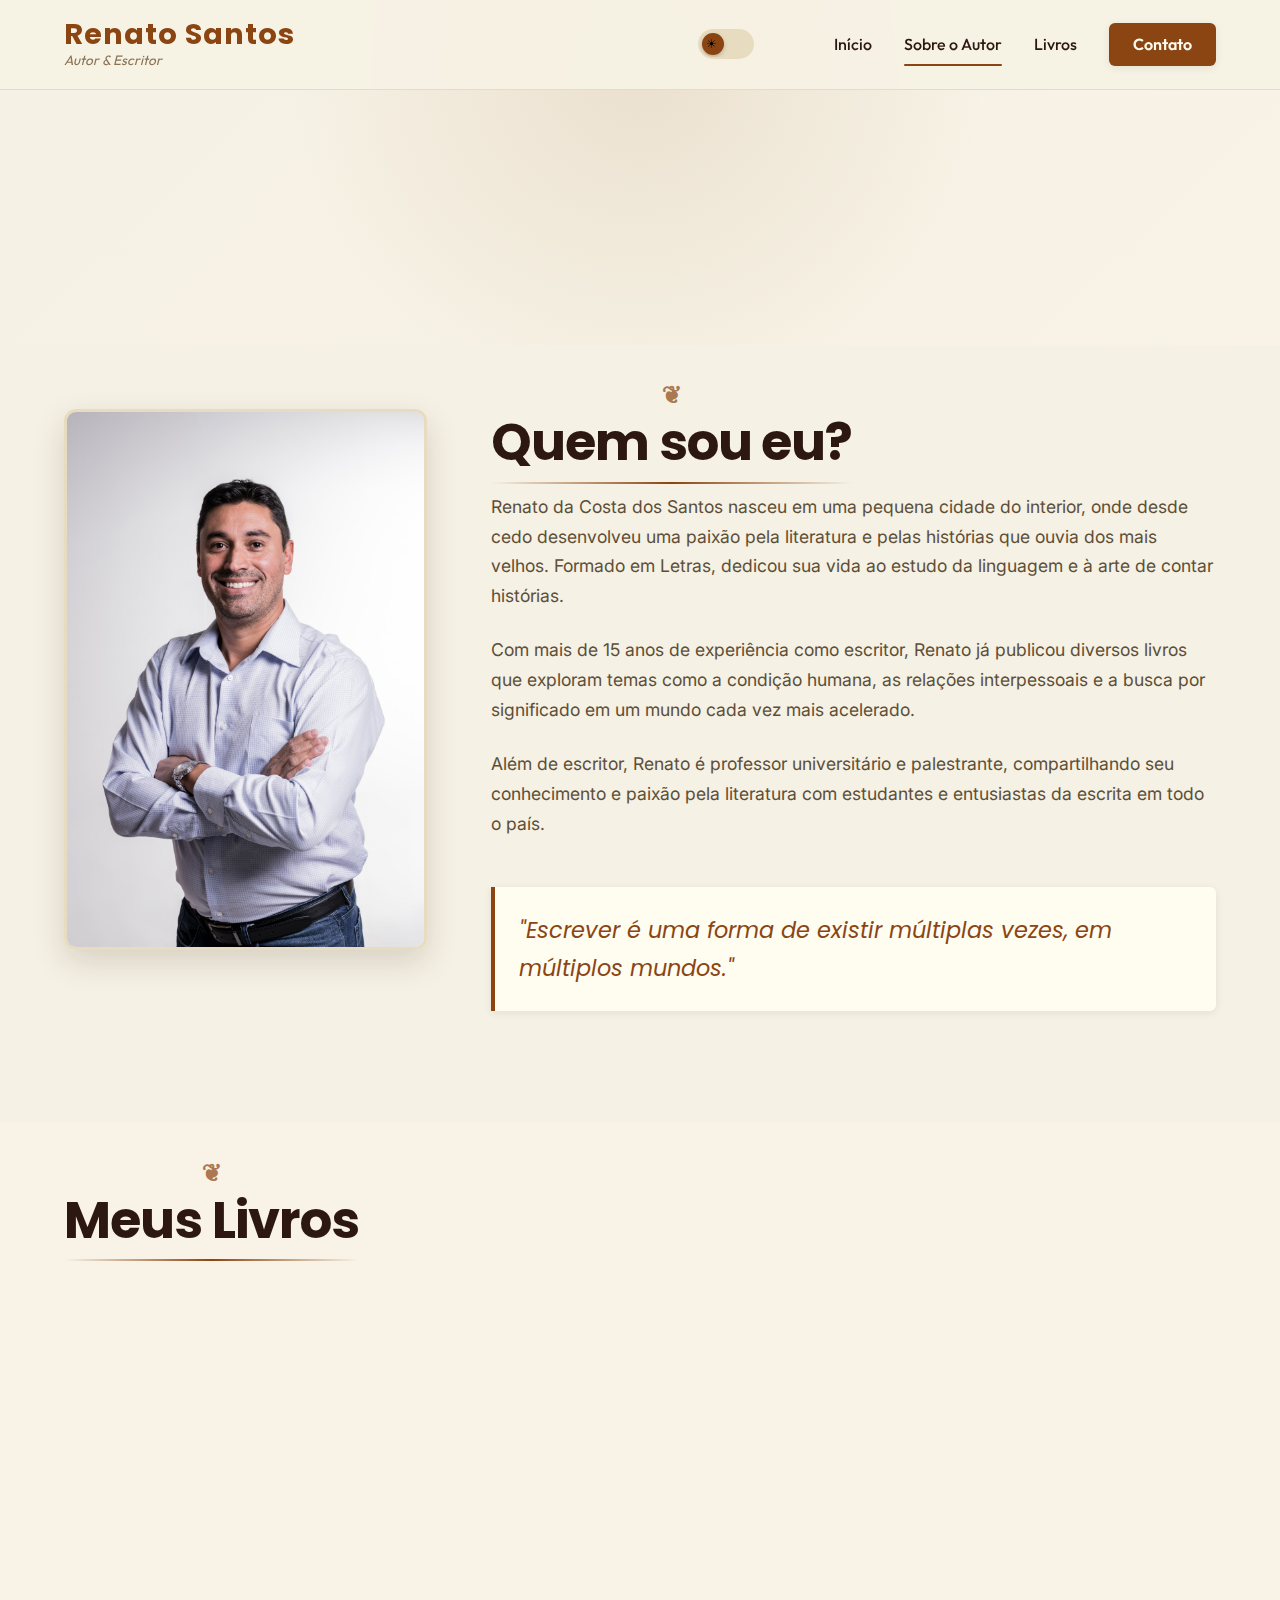
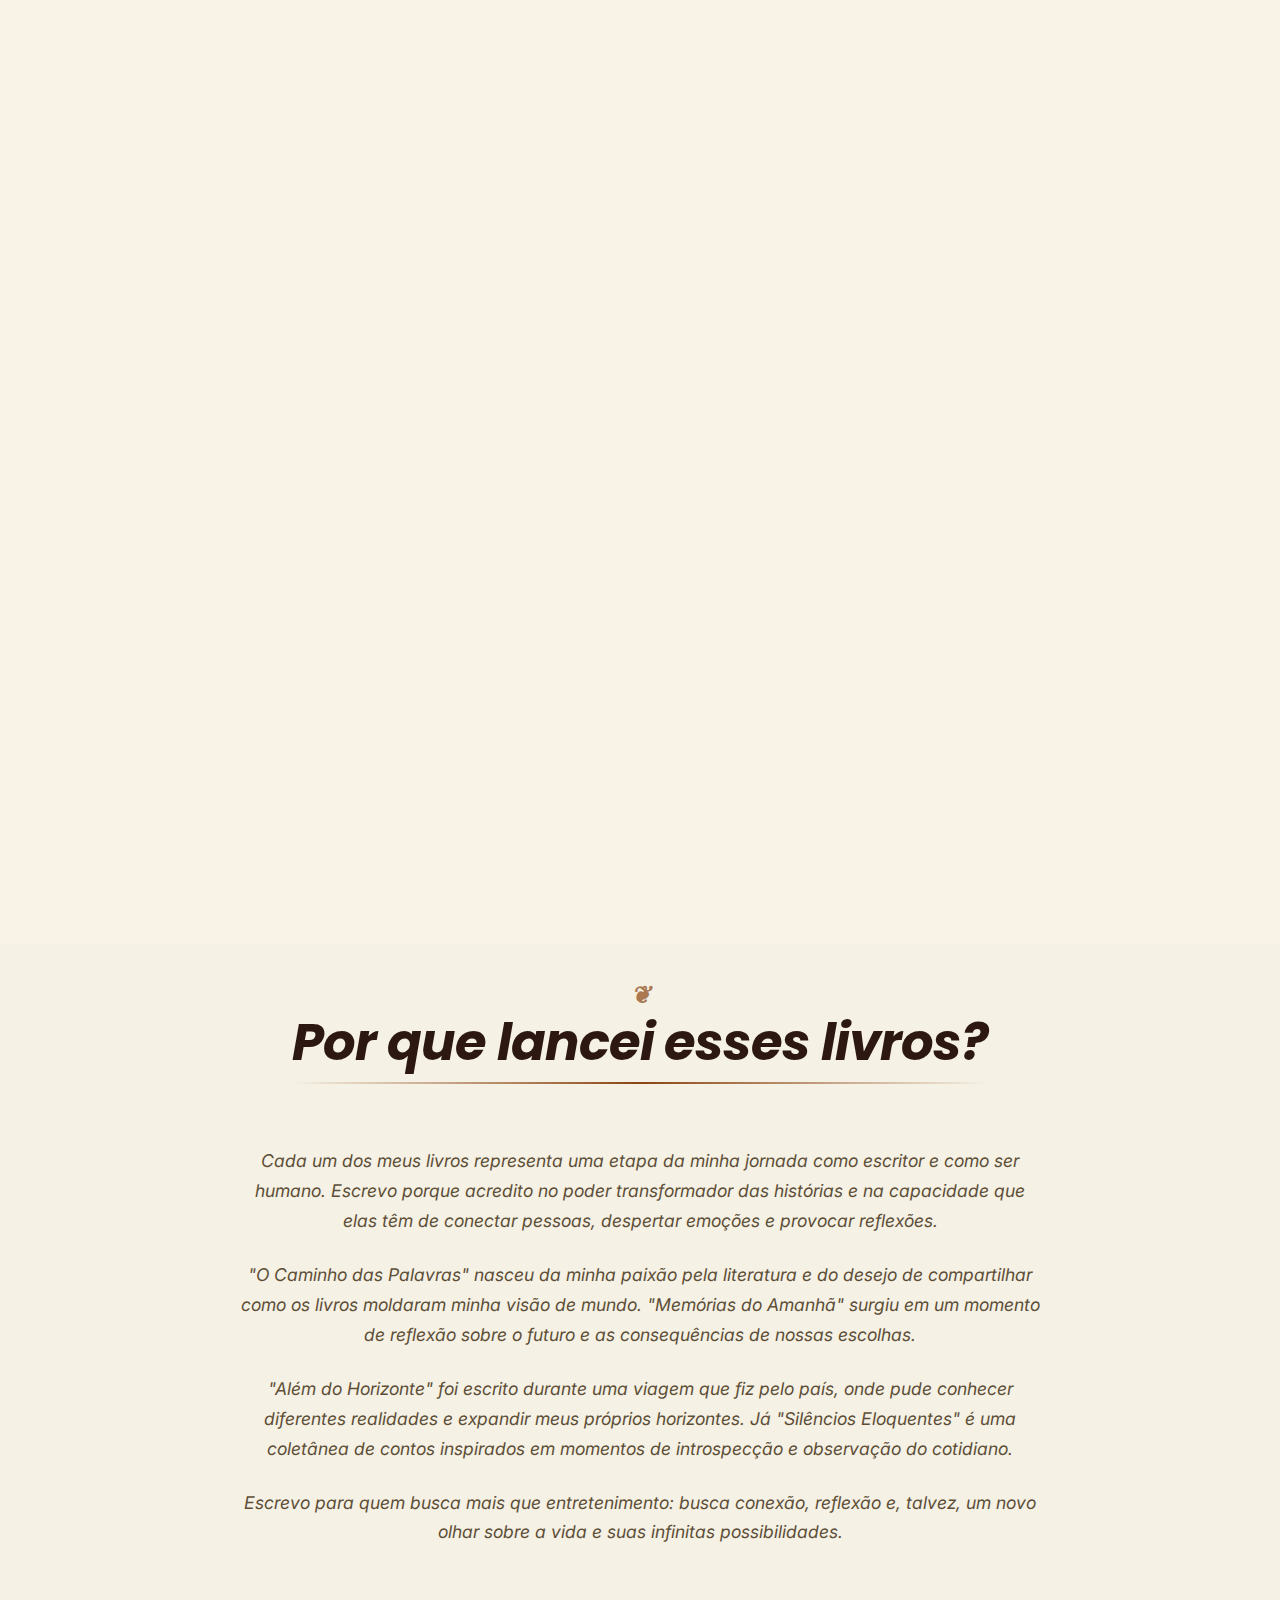
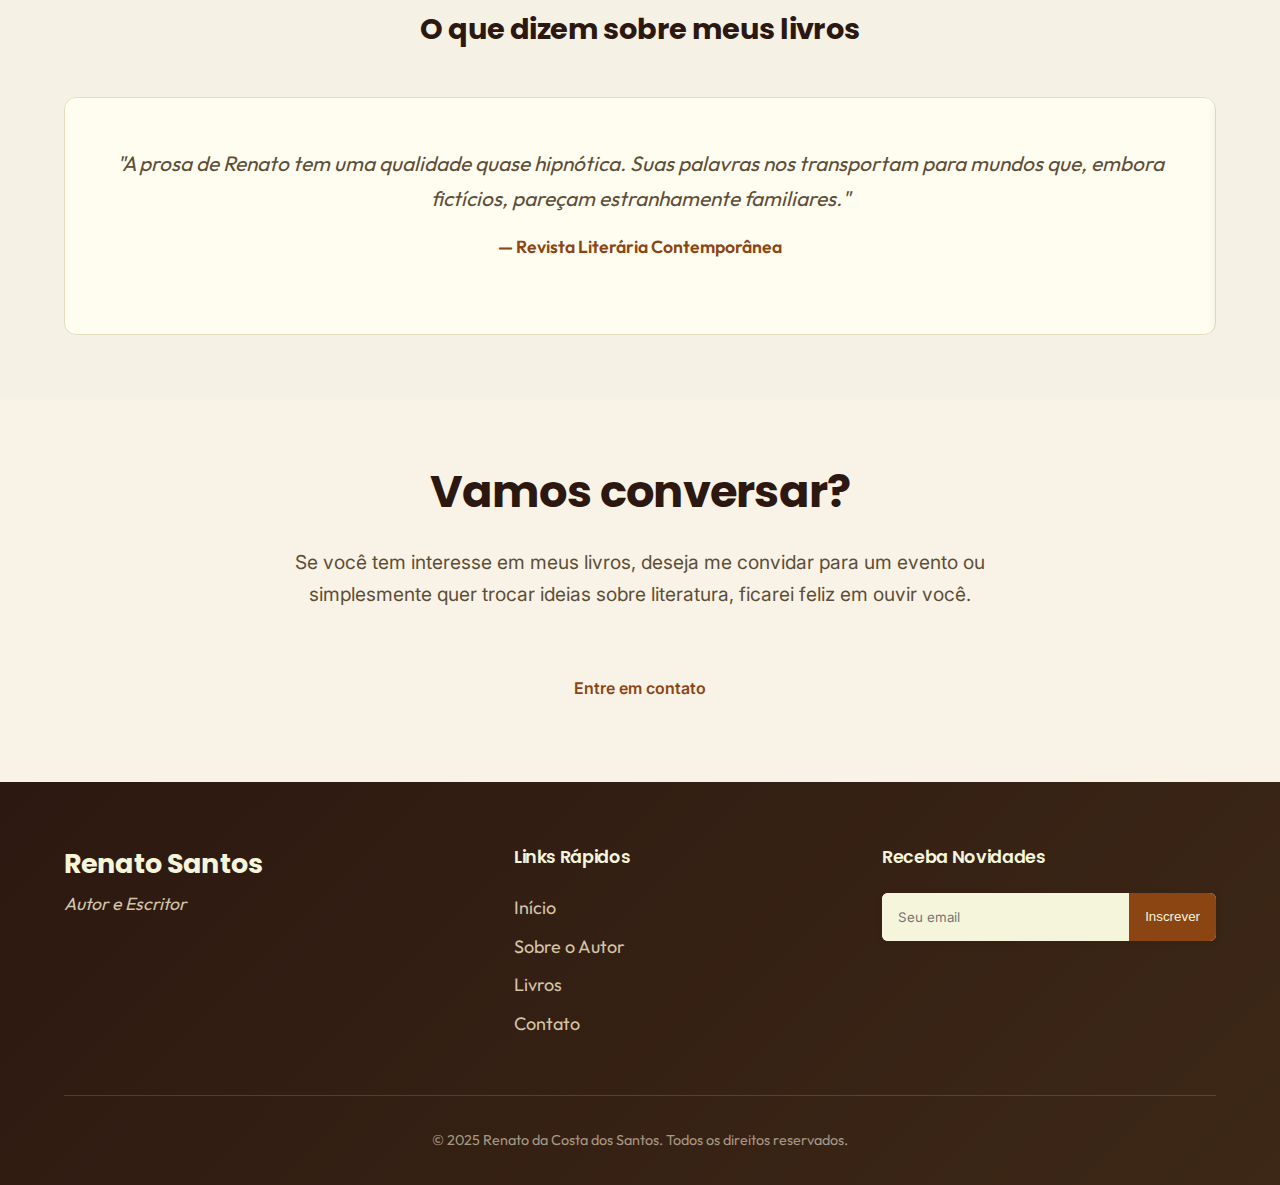
<file: about.html>
<!DOCTYPE html>
<html lang="pt-br">
<head>
    <meta charset="UTF-8">
    <meta name="viewport" content="width=device-width, initial-scale=1.0">
    <title>Sobre o Autor | Renato da Costa dos Santos</title>
    <link rel="stylesheet" href="styles.css">
    <link rel="preconnect" href="https://fonts.googleapis.com">
    <link rel="preconnect" href="https://fonts.gstatic.com" crossorigin>
    <link href="https://fonts.googleapis.com/css2?family=Inter:wght@300;400;500;600;700;800&family=Poppins:ital,wght@0,300;0,400;0,500;0,600;0,700;1,400;1,500&family=Outfit:wght@300;400;500;600;700&display=swap" rel="stylesheet">
</head>
<body>
    <header class="header">
        <div class="container">
            <div class="logo">
                <h1>Renato Santos</h1>
                <span class="logo-subtitle">Autor & Escritor</span>
            </div>
            <nav class="nav">
                <button class="theme-toggle" aria-label="Alternar tema">
                    <div class="theme-toggle-track">
                        <div class="theme-toggle-thumb"></div>
                        <span class="theme-toggle-icon sun">☀</span>
                        <span class="theme-toggle-icon moon">🌙</span>
                    </div>
                </button>
                <button class="menu-toggle" aria-label="Menu">
                    <span></span>
                    <span></span>
                    <span></span>
                </button>
                <ul class="nav-list">
                    <li><a href="index.html">Início</a></li>
                    <li><a href="about.html" class="active">Sobre o Autor</a></li>
                    <li><a href="index.html#books">Livros</a></li>
                    <li><a href="index.html#contact" class="cta-button">Contato</a></li>
                </ul>
            </nav>
        </div>
    </header>

    <main>
        <section class="about-hero">
            <div class="container">
                <div class="about-hero-content">
                    <h1 class="reveal-text">Sobre o Autor</h1>
                    <p class="subtitle reveal-text">Conheça a história por trás dos livros</p>
                </div>
            </div>
        </section>

        <section class="biography">
            <div class="container">
                <div class="biography-content">
                    <div class="biography-image">
                        <img src="img/Renato2.jfif" alt="Renato da Costa dos Santos" class="author-portrait">
                    </div>
                    <div class="biography-text">
                        <h2 class="section-title">Quem sou eu?</h2>
                        <p>
                            Renato da Costa dos Santos nasceu em uma pequena cidade do interior, onde desde cedo 
                            desenvolveu uma paixão pela literatura e pelas histórias que ouvia dos mais velhos. 
                            Formado em Letras, dedicou sua vida ao estudo da linguagem e à arte de contar histórias.
                        </p>
                        <p>
                            Com mais de 15 anos de experiência como escritor, Renato já publicou diversos livros 
                            que exploram temas como a condição humana, as relações interpessoais e a busca por 
                            significado em um mundo cada vez mais acelerado.
                        </p>
                        <p>
                            Além de escritor, Renato é professor universitário e palestrante, compartilhando 
                            seu conhecimento e paixão pela literatura com estudantes e entusiastas da escrita 
                            em todo o país.
                        </p>
                        <blockquote>
                            "Escrever é uma forma de existir múltiplas vezes, em múltiplos mundos."
                        </blockquote>
                    </div>
                </div>
            </div>
        </section>

        <section class="author-books">
            <div class="container">
                <h2 class="section-title">Meus Livros</h2>
                <div class="books-grid">
                    <div class="book-item">
                        <div class="book-cover">
                            <img src="img/livro1.jfif" alt="Capa do Livro 1">
                        </div>
                        <div class="book-details">
                            <h3>O Caminho das Palavras</h3>
                            <p class="book-year">2023</p>
                            <p class="book-description">
                                Uma jornada através do poder transformador da literatura e como as palavras 
                                podem mudar vidas e criar novos mundos de possibilidades.
                            </p>
                        </div>
                    </div>
                    <div class="book-item">
                        <div class="book-cover">
                            <img src="img/livro2.png" alt="Capa do Livro 2">
                        </div>
                        <div class="book-details">
                            <h3>Memórias do Amanhã</h3>
                            <p class="book-year">2021</p>
                            <p class="book-description">
                                Um romance sobre as possibilidades do futuro e as lições do passado, 
                                explorando como nossas escolhas moldam o tempo que está por vir.
                            </p>
                        </div>
                    </div>
                    <div class="book-item">
                        <div class="book-cover">
                            <img src="img/livro3.jfif" alt="Capa do Livro 3">
                        </div>
                        <div class="book-details">
                            <h3>Além do Horizonte</h3>
                            <p class="book-year">2019</p>
                            <p class="book-description">
                                Uma exploração poética sobre os limites da imaginação humana e a 
                                busca constante por novos horizontes e descobertas.
                            </p>
                        </div>
                    </div>
                    <div class="book-item">
                        <div class="book-cover">
                            <img src="img/livro 4.jfif" alt="Capa do Livro 4">
                        </div>
                        <div class="book-details">
                            <h3>Silêncios Eloquentes</h3>
                            <p class="book-year">2017</p>
                            <p class="book-description">
                                Contos sobre os momentos de pausa que definem nossas vidas e como 
                                o silêncio pode ser mais revelador que mil palavras.
                            </p>
                        </div>
                    </div>
                </div>
            </div>
        </section>

        <section class="why-books">
            <div class="container">
                <div class="why-content">
                    <h2 class="section-title">Por que lancei esses livros?</h2>
                    <div class="why-text">
                        <br>
                        <p>
                            Cada um dos meus livros representa uma etapa da minha jornada como escritor e como ser humano. 
                            Escrevo porque acredito no poder transformador das histórias e na capacidade que elas têm de 
                            conectar pessoas, despertar emoções e provocar reflexões.
                        </p>
                        <p>
                            "O Caminho das Palavras" nasceu da minha paixão pela literatura e do desejo de compartilhar 
                            como os livros moldaram minha visão de mundo. "Memórias do Amanhã" surgiu em um momento de 
                            reflexão sobre o futuro e as consequências de nossas escolhas.
                        </p>
                        <p>
                            "Além do Horizonte" foi escrito durante uma viagem que fiz pelo país, onde pude conhecer 
                            diferentes realidades e expandir meus próprios horizontes. Já "Silêncios Eloquentes" é uma 
                            coletânea de contos inspirados em momentos de introspecção e observação do cotidiano.
                        </p>
                        <p>
                            Escrevo para quem busca mais que entretenimento: busca conexão, reflexão e, talvez, 
                            um novo olhar sobre a vida e suas infinitas possibilidades.
                        </p>
                    </div>
                </div>
                <div class="testimonials">
                    <h3>O que dizem sobre meus livros</h3>
                    <div class="testimonial-slider">
                        <div class="testimonial-track">
                            <div class="testimonial">
                                <p class="testimonial-text">
                                    "A prosa de Renato tem uma qualidade quase hipnótica. Suas palavras nos transportam 
                                    para mundos que, embora fictícios, pareçam estranhamente familiares."
                                </p>
                                <p class="testimonial-author">— Revista Literária Contemporânea</p>
                            </div>
                            <div class="testimonial">
                                <p class="testimonial-text">
                                    "Em 'Memórias do Amanhã', Santos consegue o raro feito de nos fazer refletir sobre 
                                    o futuro enquanto nos reconectamos com nosso passado."
                                </p>
                                <p class="testimonial-author">— Jornal das Letras</p>
                            </div>
                            <div class="testimonial">
                                <p class="testimonial-text">
                                    "Cada conto de 'Silêncios Eloquentes' é como uma pequena joia lapidada com precisão 
                                    e sensibilidade. Um livro para ser saboreado lentamente."
                                </p>
                                <p class="testimonial-author">— Blog Leitores Compulsivos</p>
                            </div>
                        </div>
                    </div>
                </div>
            </div>
        </section>

        <section class="cta-section">
            <div class="container">
                <div class="cta-content">
                    <h2>Vamos conversar?</h2>
                    <p>
                        Se você tem interesse em meus livros, deseja me convidar para um evento ou simplesmente 
                        quer trocar ideias sobre literatura, ficarei feliz em ouvir você.
                    </p>
                    <a href="index.html#contact" class="cta-button">Entre em contato</a>
                </div>
            </div>
        </section>
    </main>

    <footer class="footer">
        <div class="container">
            <div class="footer-content">
                <div class="footer-logo">
                    <h2>Renato Santos</h2>
                    <p>Autor e Escritor</p>
                </div>
                <div class="footer-links">
                    <h3>Links Rápidos</h3>
                    <ul>
                        <li><a href="index.html">Início</a></li>
                        <li><a href="about.html">Sobre o Autor</a></li>
                        <li><a href="index.html#books">Livros</a></li>
                        <li><a href="index.html#contact">Contato</a></li>
                    </ul>
                </div>
                <div class="footer-newsletter">
                    <h3>Receba Novidades</h3>
                    <form class="newsletter-form">
                        <input type="email" placeholder="Seu email" required>
                        <button type="submit">Inscrever</button>
                    </form>
                </div>
            </div>
            <div class="footer-bottom">
                <p>&copy; 2025 Renato da Costa dos Santos. Todos os direitos reservados.</p>
            </div>
        </div>
    </footer>

    <script src="script.js"></script>
</body>
</html>
</file>
<file: styles.css>
/* Base Styles with Enhanced Literary Theme */
:root {
  /* Light Theme - Enhanced Colors */
  --primary-color: #8b4513;
  --primary-dark: #654321;
  --primary-light: #cd853f;
  --accent-color: #d2691e;
  --secondary-color: #f8f3e6;
  --background-color: #f5f1e4;
  --surface-color: #fffcf0;
  --text-color: #2c1810;
  --text-secondary: #5d4e37;
  --text-muted: #8b7355;
  --border-color: #e8dcc0;
  --shadow-color: rgba(44, 24, 16, 0.08);
  --shadow-strong: rgba(44, 24, 16, 0.15);

  /* Enhanced accent colors */
  --paper-color: #fffcf0;
  --ink-color: #2c1810;
  --gold-accent: #daa520;
  --warm-beige: #f5f5dc;
  --parchment: #f2e8c9;
  --success-color: #22c55e;
  --warning-color: #f59e0b;
  --error-color: #ef4444;

  /* Enhanced Design System */
  --transition: all 0.4s cubic-bezier(0.25, 0.46, 0.45, 0.94);
  --transition-fast: all 0.2s ease;
  --border-radius: 6px;
  --border-radius-lg: 12px;
  --border-radius-xl: 16px;
  --spacing-xs: 0.5rem;
  --spacing-sm: 1rem;
  --spacing-md: 1.5rem;
  --spacing-lg: 2rem;
  --spacing-xl: 3rem;
  --spacing-2xl: 4rem;
  --spacing-3xl: 6rem;

  /* Typography - Enhanced */
  --font-family-primary: "Inter", -apple-system, BlinkMacSystemFont, "Segoe UI", sans-serif;
  --font-family-heading: "Poppins", -apple-system, BlinkMacSystemFont, "Segoe UI", sans-serif;
  --font-family-accent: "Outfit", -apple-system, BlinkMacSystemFont, "Segoe UI", sans-serif;

  /* Enhanced Shadows */
  --shadow: 0 2px 8px var(--shadow-color);
  --shadow-md: 0 4px 12px var(--shadow-color);
  --shadow-lg: 0 8px 24px var(--shadow-color);
  --shadow-xl: 0 12px 32px var(--shadow-strong);
  --shadow-2xl: 0 20px 40px var(--shadow-strong);

  /* Animation Variables */
  --animation-duration: 0.6s;
  --animation-delay: 0.1s;
}

/* Dark Theme Enhanced */
[data-theme="dark"] {
  --background-color: #1a1611;
  --surface-color: #2a241f;
  --secondary-color: #3a332b;
  --text-color: #f4f1e8;
  --text-secondary: #d4c4a8;
  --text-muted: #a69885;
  --border-color: #4a3f35;
  --shadow-color: rgba(0, 0, 0, 0.3);
  --shadow-strong: rgba(0, 0, 0, 0.5);
  --paper-color: #2a241f;
  --ink-color: #f4f1e8;
  --parchment: #3a332b;
}

/* Import Google Fonts */
@import url("https://fonts.googleapis.com/css2?family=Inter:wght@300;400;500;600;700;800&family=Poppins:ital,wght@0,300;0,400;0,500;0,600;0,700;1,400;1,500&family=Outfit:wght@300;400;500;600;700&display=swap");

/* Enhanced Base Styles */
* {
  margin: 0;
  padding: 0;
  box-sizing: border-box;
}

html {
  scroll-behavior: smooth;
  font-size: 16px;
}

body {
  font-family: var(--font-family-primary);
  color: var(--text-color);
  background-color: var(--background-color);
  line-height: 1.7;
  overflow-x: hidden;
  transition: background-color 0.4s ease, color 0.4s ease;
  -webkit-font-smoothing: antialiased;
  -moz-osx-font-smoothing: grayscale;
  font-size: 18px;
  background-image: url("data:image/svg+xml,%3Csvg width='100' height='100' viewBox='0 0 100 100' xmlns='http://www.w3.org/2000/svg'%3E%3Cpath d='M11 18c3.866 0 7-3.134 7-7s-3.134-7-7-7-7 3.134-7 7 3.134 7 7 7zm48 25c3.866 0 7-3.134 7-7s-3.134-7-7-7-7 3.134-7 7 3.134 7 7 7zm-43-7c1.657 0 3-1.343 3-3s-1.343-3-3-3-3 1.343-3 3 1.343 3 3 3zm63 31c1.657 0 3-1.343 3-3s-1.343-3-3-3-3 1.343-3 3 1.343 3 3 3zM34 90c1.657 0 3-1.343 3-3s-1.343-3-3-3-3 1.343-3 3 1.343 3 3 3zm56-76c1.657 0 3-1.79 3-4s-1.79-4-4-4-4 1.79-4 4 1.79 4 4 4zm28-65c2.21 0 4-1.79 4-4s-1.79-4-4-4-4 1.79-4 4 1.79 4 4 4zm23-11c2.76 0 5-2.24 5-5s-2.24-5-5-5-5 2.24-5 5 2.24 5 5 5zm-6 60c2.21 0 4-1.79 4-4s-1.79-4-4-4-4 1.79-4 4 1.79 4 4 4zm29 22c2.76 0 5-2.24 5-5s-2.24-5-5-5-5 2.24-5 5 2.24 5 5 5zM32 63c2.76 0 5-2.24 5-5s-2.24-5-5-5-5 2.24-5 5 2.24 5 5 5zm57-13c2.76 0 5-2.24 5-5s-2.24-5-5-5-5 2.24-5 5 2.24 5 5 5zm-9-21c1.105 0 2-.895 2-2s-.895-2-2-2-2 .895-2 2 .895 2 2 2zM60 91c1.105 0 2-.895 2-2s-.895-2-2-2-2 .895-2 2 .895 2 2 2zM35 41c1.105 0 2-.895 2-2s-.895-2-2-2-2 .895-2 2 .895 2 2 2zM12 60c1.105 0 2-.895 2-2s-.895-2-2-2-2 .895-2 2 .895 2 2 2z' fill='%23d2b48c' fill-opacity='0.05' fill-rule='evenodd'/%3E%3C/svg%3E");
}

/* Enhanced Typography */
h1,
h2,
h3,
h4,
h5,
h6 {
  font-family: var(--font-family-heading);
  font-weight: 700;
  line-height: 1.3;
  margin-bottom: var(--spacing-sm);
  letter-spacing: -0.02em;
}

p {
  margin-bottom: var(--spacing-md);
  color: var(--text-secondary);
  font-size: 1.1rem;
}

a {
  color: var(--primary-color);
  text-decoration: none;
  transition: var(--transition);
}

a:hover {
  color: var(--primary-dark);
}

img {
  max-width: 100%;
  height: auto;
  display: block;
}

/* Enhanced Container */
.container {
  width: 100%;
  max-width: 1200px;
  margin: 0 auto;
  padding: 0 var(--spacing-md);
}

/* Enhanced Section Titles */
.section-title {
  font-size: clamp(2.2rem, 4vw, 3.5rem);
  margin-bottom: var(--spacing-sm);
  color: var(--text-color);
  font-family: var(--font-family-heading);
  position: relative;
  display: inline-block;
}

.section-title::before {
  content: "❦";
  position: absolute;
  top: -30px;
  left: 50%;
  transform: translateX(-50%);
  font-size: 1.5rem;
  color: var(--primary-color);
  opacity: 0.7;
}

.section-title::after {
  content: "";
  position: absolute;
  bottom: -8px;
  left: 0;
  width: 100%;
  height: 2px;
  background: linear-gradient(90deg, transparent, var(--primary-color), transparent);
  border-radius: 2px;
}

.section-header {
  text-align: center;
  margin-bottom: var(--spacing-2xl);
  position: relative;
}

.section-header::after {
  content: "✦";
  display: block;
  text-align: center;
  color: var(--primary-color);
  font-size: 1.5rem;
  margin-top: var(--spacing-sm);
  opacity: 0.7;
}

.section-subtitle {
  font-size: 1.2rem;
  color: var(--text-muted);
  font-style: italic;
  margin-top: var(--spacing-sm);
  font-family: var(--font-family-accent);
}

/* Enhanced Header */
.header {
  position: fixed;
  top: 0;
  left: 0;
  width: 100%;
  z-index: 1000;
  background-color: rgba(245, 241, 228, 0.95);
  backdrop-filter: blur(12px);
  border-bottom: 1px solid var(--border-color);
  transition: var(--transition);
}

[data-theme="dark"] .header {
  background-color: rgba(26, 22, 17, 0.95);
}

.header.scrolled {
  background-color: rgba(245, 241, 228, 0.98);
  box-shadow: var(--shadow-md);
}

[data-theme="dark"] .header.scrolled {
  background-color: rgba(26, 22, 17, 0.98);
}

.header .container {
  display: flex;
  justify-content: space-between;
  align-items: center;
  padding: var(--spacing-sm) var(--spacing-md);
}

.logo h1 {
  font-size: 1.8rem;
  margin: 0;
  font-weight: 700;
  color: var(--primary-color);
  font-family: var(--font-family-heading);
  letter-spacing: 1px;
}

.logo-subtitle {
  font-size: 0.85rem;
  color: var(--text-muted);
  font-style: italic;
  display: block;
  margin-top: -4px;
  font-family: var(--font-family-accent);
}

.nav {
  display: flex;
  align-items: center;
  gap: var(--spacing-md);
}

.nav-list {
  display: flex;
  list-style: none;
  align-items: center;
}

.nav-list li {
  margin-left: var(--spacing-lg);
}

.nav-list a {
  color: var(--text-color);
  font-weight: 500;
  position: relative;
  padding: var(--spacing-xs) 0;
  font-size: 1rem;
  transition: var(--transition);
  font-family: var(--font-family-accent);
}

.nav-list a::after {
  content: "";
  position: absolute;
  bottom: -4px;
  left: 0;
  width: 0;
  height: 2px;
  background: var(--primary-color);
  transition: var(--transition);
  border-radius: 1px;
}

.nav-list a:hover::after,
.nav-list a.active::after {
  width: 100%;
}

.nav-list a.cta-button {
  background: var(--primary-color);
  color: var(--paper-color);
  padding: var(--spacing-xs) var(--spacing-md);
  border-radius: var(--border-radius);
  font-weight: 600;
  transition: var(--transition);
  box-shadow: var(--shadow);
}

.nav-list a.cta-button:hover {
  background: var(--primary-dark);
  transform: translateY(-2px);
  box-shadow: var(--shadow-md);
  color: var(--paper-color);
}

.nav-list a.cta-button::after {
  display: none;
}

/* Enhanced Theme Toggle */
.theme-toggle {
  position: relative;
  width: 56px;
  height: 30px;
  background-color: var(--border-color);
  border: 2px solid var(--border-color);
  border-radius: 20px;
  cursor: pointer;
  transition: var(--transition);
  overflow: hidden;
  margin-right: var(--spacing-md);
  padding: 0;
}

.theme-toggle:hover {
  background-color: var(--secondary-color);
  border-color: var(--primary-light);
}

.theme-toggle-track {
  position: relative;
  width: 100%;
  height: 100%;
}

.theme-toggle-thumb {
  position: absolute;
  top: 2px;
  left: 2px;
  width: 22px;
  height: 22px;
  background: var(--primary-color);
  border-radius: 50%;
  transition: var(--transition);
  box-shadow: 0 2px 4px rgba(0, 0, 0, 0.2);
}

[data-theme="dark"] .theme-toggle-thumb {
  transform: translateX(26px);
  background: var(--gold-accent);
}

.theme-toggle-icon {
  position: absolute;
  top: 50%;
  transform: translateY(-50%);
  font-size: 12px;
  transition: var(--transition);
  pointer-events: none;
}

.theme-toggle-icon.sun {
  left: 6px;
  opacity: 1;
}

.theme-toggle-icon.moon {
  right: 6px;
  opacity: 0;
}

[data-theme="dark"] .theme-toggle-icon.sun {
  opacity: 0;
}

[data-theme="dark"] .theme-toggle-icon.moon {
  opacity: 1;
}

/* Enhanced Menu Toggle */
.menu-toggle {
  display: none;
  background: none;
  border: none;
  cursor: pointer;
  padding: var(--spacing-xs);
  border-radius: var(--border-radius);
  transition: var(--transition);
}

.menu-toggle:hover {
  background-color: var(--secondary-color);
}

.menu-toggle span {
  display: block;
  width: 24px;
  height: 2px;
  background-color: var(--text-color);
  margin: 6px 0;
  transition: var(--transition);
  border-radius: 1px;
}

/* Enhanced Hero Section */
.hero {
  padding: 8rem 0 var(--spacing-2xl);
  background: linear-gradient(135deg, var(--background-color) 0%, var(--secondary-color) 100%);
  position: relative;
  overflow: hidden;
  min-height: 100vh;
  display: flex;
  align-items: center;
}

.hero::before {
  content: "";
  position: absolute;
  top: 0;
  left: 0;
  width: 100%;
  height: 100%;
  background-image: url("data:image/svg+xml,%3Csvg width='60' height='60' viewBox='0 0 60 60' xmlns='http://www.w3.org/2000/svg'%3E%3Cg fill='none' fill-rule='evenodd'%3E%3Cg fill='%23d2b48c' fill-opacity='0.1'%3E%3Cpath d='M36 34v-4h-2v4h-4v2h4v4h2v-4h4v-2h-4zm0-30V0h-2v4h-4v2h4v4h2V6h4V4h-4zM6 34v-4H4v4H0v2h4v4h2v-4h4v-2H6zM6 4V0H4v4H0v2h4v4h2V6h4V4H6z'/%3E%3C/g%3E%3C/g%3E%3C/svg%3E");
  opacity: 0.5;
  z-index: 1;
}

.hero .container {
  position: relative;
  z-index: 2;
  display: flex;
  align-items: center;
  justify-content: space-between;
  gap: var(--spacing-2xl);
}

.hero-content {
  flex: 1;
  max-width: 600px;
}

/* Hero Badge */
.hero-badge {
  display: inline-block;
  background: linear-gradient(135deg, var(--primary-color), var(--gold-accent));
  color: var(--paper-color);
  padding: var(--spacing-xs) var(--spacing-md);
  border-radius: 50px;
  font-size: 0.9rem;
  font-weight: 600;
  margin-bottom: var(--spacing-md);
  font-family: var(--font-family-accent);
  box-shadow: var(--shadow);
}

.hero-content h1 {
  font-size: clamp(2.5rem, 5vw, 4rem);
  margin-bottom: var(--spacing-sm);
  font-weight: 700;
  line-height: 1.2;
  color: var(--text-color);
  position: relative;
  display: inline-block;
}

.hero-content h1::after {
  content: "";
  position: absolute;
  bottom: -8px;
  left: 0;
  width: 80px;
  height: 2px;
  background: var(--primary-color);
  border-radius: 2px;
}

.hero-content .subtitle {
  font-size: clamp(1.2rem, 2vw, 1.6rem);
  color: var(--text-secondary);
  margin-bottom: var(--spacing-xl);
  font-style: italic;
  font-family: var(--font-family-accent);
}

/* Hero Stats */
.hero-stats {
  display: flex;
  gap: var(--spacing-lg);
  margin-bottom: var(--spacing-xl);
  flex-wrap: wrap;
}

.stat-item {
  display: flex;
  flex-direction: column;
  align-items: center;
  text-align: center;
  padding: var(--spacing-sm);
  background: var(--paper-color);
  border-radius: var(--border-radius-lg);
  box-shadow: var(--shadow);
  border: 1px solid var(--border-color);
  min-width: 120px;
  transition: var(--transition);
}

.stat-item:hover {
  transform: translateY(-4px);
  box-shadow: var(--shadow-lg);
}

.stat-number {
  font-size: 2rem;
  font-weight: 700;
  color: var(--primary-color);
  font-family: var(--font-family-heading);
  line-height: 1;
}

.stat-label {
  font-size: 0.85rem;
  color: var(--text-muted);
  font-weight: 500;
  margin-top: 4px;
  font-family: var(--font-family-accent);
}

.hero-quote {
  background: var(--paper-color);
  border-left: 4px solid var(--primary-color);
  padding: var(--spacing-md);
  margin: var(--spacing-xl) 0;
  border-radius: 0 var(--border-radius) var(--border-radius) 0;
  box-shadow: var(--shadow);
  position: relative;
}

.hero-quote::before {
  content: '"';
  position: absolute;
  top: -20px;
  left: 10px;
  font-size: 4rem;
  color: var(--primary-color);
  opacity: 0.2;
  font-family: var(--font-family-accent);
}

.hero-quote p {
  font-style: italic;
  color: var(--text-color);
  margin: 0;
  font-size: 1.1rem;
  position: relative;
  z-index: 1;
}

/* Hero Actions */
.hero-actions {
  display: flex;
  gap: var(--spacing-md);
  flex-wrap: wrap;
}

.author-image {
  flex: 1;
  display: flex;
  justify-content: flex-end;
  position: relative;
}

.author-image::before {
  content: "";
  position: absolute;
  top: -60px;
  right: -60px;
  bottom: -60px;
  left: -60px;
  background-image: url("assets/pagina_de_livro.webp");
  background-size: cover;
  background-position: center;
  background-repeat: no-repeat;
  z-index: -2;
  opacity: 0.3;
  border-radius: var(--border-radius-lg);
  transform: rotate(-5deg);
  filter: sepia(20%) saturate(80%) brightness(1.1);
}

[data-theme="dark"] .author-image::before {
  opacity: 0.15;
  filter: sepia(30%) saturate(60%) brightness(0.8) contrast(1.2);
}

.author-image::after {
  content: "";
  position: absolute;
  top: -40px;
  right: -40px;
  bottom: -40px;
  left: -40px;
  background: linear-gradient(
    135deg,
    rgba(139, 69, 19, 0.1) 0%,
    rgba(218, 165, 32, 0.05) 50%,
    rgba(139, 69, 19, 0.1) 100%
  );
  z-index: -1;
  border-radius: var(--border-radius-lg);
  transform: rotate(2deg);
}

.image-container {
  position: relative;
  overflow: hidden;
  border-radius: var(--border-radius-lg);
  transition: var(--transition);
  z-index: 1;
}

.image-frame {
  position: absolute;
  top: -8px;
  left: -8px;
  right: -8px;
  bottom: -8px;
  border: 3px solid var(--primary-color);
  border-radius: var(--border-radius-lg);
  z-index: 2;
  opacity: 0.7;
  box-shadow: var(--shadow-md);
}

.image-shadow {
  position: absolute;
  top: 12px;
  left: 12px;
  right: -12px;
  bottom: -12px;
  background: var(--primary-color);
  border-radius: var(--border-radius-lg);
  z-index: -1;
  opacity: 0.2;
}

.image-container:hover {
  transform: scale(1.02) rotate(1deg);
}

.image-container:hover .image-frame {
  opacity: 1;
  border-color: var(--gold-accent);
}

.author-photo {
  width: 100%;
  max-width: 400px;
  height: auto;
  border-radius: var(--border-radius-lg);
  transition: transform 0.5s ease;
  position: relative;
  z-index: 3;
  box-shadow: var(--shadow-lg);
}

/* Floating Elements */
.floating-elements {
  position: absolute;
  top: 0;
  left: 0;
  right: 0;
  bottom: 0;
  pointer-events: none;
  z-index: 4;
}

.floating-book,
.floating-pen,
.floating-star {
  position: absolute;
  font-size: 1.5rem;
  opacity: 0.7;
  animation: float 6s ease-in-out infinite;
}

.floating-book {
  top: 20%;
  right: -10%;
  animation-delay: 0s;
}

.floating-pen {
  top: 60%;
  left: -10%;
  animation-delay: 2s;
}

.floating-star {
  top: 80%;
  right: 10%;
  animation-delay: 4s;
}

@keyframes float {
  0%,
  100% {
    transform: translateY(0px) rotate(0deg);
  }
  50% {
    transform: translateY(-20px) rotate(5deg);
  }
}

/* Enhanced CTA Buttons */
.cta-button {
  display: inline-flex;
  align-items: center;
  gap: var(--spacing-xs);
  padding: var(--spacing-sm) var(--spacing-lg);
  border-radius: var(--border-radius);
  font-weight: 600;
  font-size: 1rem;
  transition: var(--transition);
  border: none;
  cursor: pointer;
  text-align: center;
  position: relative;
  overflow: hidden;
  font-family: var(--font-family-primary);
  text-decoration: none;
}

.cta-button.primary {
  background: var(--primary-color);
  color: var(--paper-color);
  box-shadow: var(--shadow);
}

.cta-button.secondary {
  background: transparent;
  color: var(--primary-color);
  border: 2px solid var(--primary-color);
}

.cta-button::before {
  content: "";
  position: absolute;
  top: 0;
  left: -100%;
  width: 100%;
  height: 100%;
  background: linear-gradient(90deg, transparent, rgba(255, 255, 255, 0.2), transparent);
  transition: left 0.6s ease;
}

.cta-button:hover::before {
  left: 100%;
}

.cta-button.primary:hover {
  background: var(--primary-dark);
  transform: translateY(-3px);
  box-shadow: var(--shadow-lg);
  color: var(--paper-color);
}

.cta-button.secondary:hover {
  background: var(--primary-color);
  color: var(--paper-color);
  transform: translateY(-3px);
  box-shadow: var(--shadow-lg);
}

/* Enhanced Books Section */
.books-section {
  padding: var(--spacing-2xl) 0;
  background: var(--background-color);
  position: relative;
}

.carousel-container {
  position: relative;
  margin: var(--spacing-xl) 0;
}

.carousel {
  overflow: hidden;
  position: relative;
  border-radius: var(--border-radius-lg);
}

.carousel-track {
  display: flex;
  transition: transform 0.6s cubic-bezier(0.25, 0.46, 0.45, 0.94);
}

.carousel-slide {
  min-width: 100%;
  transition: opacity 0.3s ease;
}

.book-card {
  display: flex;
  align-items: center;
  padding: var(--spacing-2xl);
  background: var(--paper-color);
  border-radius: var(--border-radius-lg);
  box-shadow: var(--shadow-md);
  transition: var(--transition);
  max-width: 900px;
  margin: 0 auto;
  border: 1px solid var(--border-color);
  gap: var(--spacing-2xl);
  position: relative;
}

.book-card:hover {
  transform: translateY(-8px);
  box-shadow: var(--shadow-xl);
}

.book-cover {
  position: relative;
  width: 200px;
  height: 300px;
  overflow: hidden;
  border-radius: var(--border-radius);
  box-shadow: var(--shadow-lg);
  transition: var(--transition);
  flex-shrink: 0;
  z-index: 1;
}

.book-spine {
  position: absolute;
  left: -3px;
  top: 0;
  bottom: 0;
  width: 6px;
  background: linear-gradient(180deg, var(--primary-color), var(--primary-dark));
  z-index: 2;
}

.book-rating {
  position: absolute;
  top: var(--spacing-xs);
  right: var(--spacing-xs);
  background: rgba(0, 0, 0, 0.8);
  color: white;
  padding: 4px 8px;
  border-radius: var(--border-radius);
  font-size: 0.8rem;
  display: flex;
  align-items: center;
  gap: 4px;
}

.stars {
  color: #fbbf24;
}

.book-cover img {
  width: 100%;
  height: 100%;
  object-fit: cover;
  transition: transform 0.6s ease;
}

.book-card:hover .book-cover img {
  transform: scale(1.05);
}

.book-info {
  flex: 1;
  text-align: left;
  position: relative;
  z-index: 1;
}

.book-meta {
  display: flex;
  align-items: center;
  gap: var(--spacing-sm);
  margin-bottom: var(--spacing-xs);
}

.book-genre {
  color: var(--primary-color);
  font-weight: 600;
  font-size: 0.9rem;
  text-transform: uppercase;
  letter-spacing: 1px;
  font-family: var(--font-family-accent);
}

.book-year {
  color: var(--text-muted);
  font-size: 0.9rem;
  font-weight: 500;
}

.book-info h3 {
  font-size: 2rem;
  margin-bottom: var(--spacing-sm);
  color: var(--text-color);
  font-family: var(--font-family-heading);
}

.book-excerpt {
  color: var(--text-secondary);
  margin-bottom: var(--spacing-md);
  line-height: 1.7;
  font-size: 1.1rem;
  font-style: italic;
}

.book-features {
  display: flex;
  gap: var(--spacing-sm);
  margin-bottom: var(--spacing-md);
  flex-wrap: wrap;
}

.feature {
  background: var(--secondary-color);
  color: var(--text-color);
  padding: 4px 8px;
  border-radius: var(--border-radius);
  font-size: 0.85rem;
  font-weight: 500;
  border: 1px solid var(--border-color);
}

.book-actions {
  display: flex;
  gap: var(--spacing-sm);
  flex-wrap: wrap;
}

.book-link {
  display: inline-flex;
  align-items: center;
  gap: var(--spacing-xs);
  padding: var(--spacing-xs) var(--spacing-md);
  border-radius: var(--border-radius);
  font-weight: 600;
  font-size: 0.9rem;
  transition: var(--transition);
  text-decoration: none;
  font-family: var(--font-family-accent);
}

.book-link.primary {
  background: var(--primary-color);
  color: var(--paper-color);
}

.book-link.secondary {
  background: transparent;
  color: var(--primary-color);
  border: 1px solid var(--primary-color);
}

.book-link:hover {
  transform: translateY(-2px);
  box-shadow: var(--shadow);
}

.book-link.primary:hover {
  background: var(--primary-dark);
  color: var(--paper-color);
}

.book-link.secondary:hover {
  background: var(--primary-color);
  color: var(--paper-color);
}

.carousel-button {
  position: absolute;
  top: 50%;
  transform: translateY(-50%);
  background-color: var(--surface-color);
  color: var(--primary-color);
  width: 48px;
  height: 48px;
  border-radius: 50%;
  border: 2px solid var(--border-color);
  display: flex;
  align-items: center;
  justify-content: center;
  cursor: pointer;
  box-shadow: var(--shadow);
  z-index: 10;
  transition: var(--transition);
  backdrop-filter: blur(10px);
}

.carousel-button:hover {
  background-color: var(--primary-color);
  color: var(--paper-color);
  border-color: var(--primary-color);
  transform: translateY(-50%) scale(1.1);
  box-shadow: var(--shadow-lg);
}

.carousel-button.prev {
  left: -24px;
}

.carousel-button.next {
  right: -24px;
}

.carousel-indicators {
  display: flex;
  justify-content: center;
  margin-top: var(--spacing-lg);
  gap: var(--spacing-xs);
}

.indicator {
  width: 12px;
  height: 12px;
  border-radius: 50%;
  background-color: var(--border-color);
  cursor: pointer;
  transition: var(--transition);
  border: 2px solid transparent;
}

.indicator.active {
  background-color: var(--primary-color);
  transform: scale(1.2);
  box-shadow: 0 0 0 4px rgba(139, 69, 19, 0.2);
}

/* Newsletter Section */
.newsletter-section {
  padding: var(--spacing-xl) 0;
  background: linear-gradient(135deg, var(--primary-color), var(--primary-dark));
  color: var(--paper-color);
  position: relative;
  overflow: hidden;
}

.newsletter-section::before {
  content: "";
  position: absolute;
  top: 0;
  left: 0;
  width: 100%;
  height: 100%;
  background: url("data:image/svg+xml,%3Csvg width='40' height='40' viewBox='0 0 40 40' xmlns='http://www.w3.org/2000/svg'%3E%3Cg fill='%23ffffff' fill-opacity='0.05'%3E%3Cpath d='M20 20c0 11.046-8.954 20-20 20v20h40V20H20z'/%3E%3C/g%3E%3C/svg%3E");
  z-index: 1;
}

.newsletter-content {
  display: flex;
  align-items: center;
  justify-content: space-between;
  gap: var(--spacing-xl);
  position: relative;
  z-index: 2;
}

.newsletter-text h3 {
  font-size: 1.8rem;
  margin-bottom: var(--spacing-sm);
  color: var(--paper-color);
  font-family: var(--font-family-heading);
}

.newsletter-text p {
  color: rgba(255, 255, 255, 0.9);
  margin: 0;
  font-size: 1.1rem;
}

.newsletter-form-enhanced {
  flex-shrink: 0;
  min-width: 400px;
}

.input-group {
  display: flex;
  background: var(--paper-color);
  border-radius: var(--border-radius-lg);
  overflow: hidden;
  box-shadow: var(--shadow-lg);
}

.input-group input {
  flex: 1;
  padding: var(--spacing-md);
  border: none;
  font-size: 1rem;
  font-family: var(--font-family-primary);
  background: transparent;
  color: var(--text-color);
}

.input-group input::placeholder {
  color: var(--text-muted);
}

.input-group input:focus {
  outline: none;
}

.input-group button {
  background: var(--primary-color);
  color: var(--paper-color);
  border: none;
  padding: var(--spacing-md) var(--spacing-lg);
  font-weight: 600;
  cursor: pointer;
  transition: var(--transition);
  display: flex;
  align-items: center;
  gap: var(--spacing-xs);
  font-family: var(--font-family-primary);
}

.input-group button:hover {
  background: var(--primary-dark);
}

.newsletter-privacy {
  margin-top: var(--spacing-sm);
  font-size: 0.85rem;
  color: rgba(255, 255, 255, 0.8);
  text-align: center;
  font-family: var(--font-family-accent);
}

/* Featured Book Section */
.featured-book {
  padding: var(--spacing-2xl) 0;
  background: var(--secondary-color);
  position: relative;
}

.featured-book .container {
  display: flex;
  align-items: center;
  justify-content: space-between;
  gap: var(--spacing-2xl);
  position: relative;
  z-index: 1;
}

.featured-content {
  flex: 1;
}

.featured-badge {
  display: inline-block;
  background: var(--primary-color);
  color: var(--paper-color);
  padding: var(--spacing-xs) var(--spacing-sm);
  border-radius: var(--border-radius);
  font-size: 0.85rem;
  font-weight: 600;
  text-transform: uppercase;
  letter-spacing: 1px;
  margin-bottom: var(--spacing-sm);
  font-family: var(--font-family-accent);
}

.featured-content h2 {
  font-size: 2.5rem;
  margin-bottom: var(--spacing-sm);
  color: var(--text-color);
  font-family: var(--font-family-heading);
}

.featured-description {
  font-size: 1.2rem;
  margin-bottom: var(--spacing-xl);
  color: var(--text-secondary);
  line-height: 1.7;
}

.book-details {
  display: flex;
  gap: var(--spacing-lg);
  margin-bottom: var(--spacing-xl);
  flex-wrap: wrap;
}

.detail-item {
  display: flex;
  flex-direction: column;
  gap: 4px;
}

.detail-label {
  font-size: 0.85rem;
  color: var(--text-muted);
  text-transform: uppercase;
  letter-spacing: 1px;
  font-weight: 600;
  font-family: var(--font-family-accent);
}

.detail-item span:last-child {
  color: var(--text-color);
  font-weight: 600;
}

.featured-video {
  flex: 1;
  max-width: 600px;
}

.video-container {
  position: relative;
  border-radius: var(--border-radius-lg);
  overflow: hidden;
  box-shadow: var(--shadow-xl);
  background: #000;
  max-width: 100%;
}

.video-placeholder {
  position: relative;
  cursor: pointer;
  border-radius: var(--border-radius);
  overflow: hidden;
  box-shadow: var(--shadow-xl);
  z-index: 2;
}

.video-placeholder img {
  width: 100%;
  height: auto;
  transition: transform 0.6s ease;
  border-radius: var(--border-radius);
}

.video-overlay {
  position: absolute;
  bottom: 0;
  left: 0;
  right: 0;
  background: linear-gradient(transparent, rgba(0, 0, 0, 0.7));
  color: white;
  padding: var(--spacing-md);
  text-align: center;
  font-family: var(--font-family-accent);
}

.play-button {
  position: absolute;
  top: 50%;
  left: 50%;
  transform: translate(-50%, -50%);
  width: 80px;
  height: 80px;
  background: rgba(139, 69, 19, 0.9);
  border-radius: 50%;
  display: flex;
  align-items: center;
  justify-content: center;
  transition: var(--transition);
  backdrop-filter: blur(10px);
  box-shadow: var(--shadow-lg);
  color: var(--paper-color);
}

.video-placeholder:hover img {
  transform: scale(1.05);
}

.video-placeholder:hover .play-button {
  transform: translate(-50%, -50%) scale(1.1);
  background: var(--primary-color);
}

/* Contact Section */
.contact-section {
  padding: var(--spacing-2xl) 0;
  background: var(--background-color);
  position: relative;
}

.contact-content {
  display: flex;
  justify-content: space-between;
  gap: var(--spacing-2xl);
  margin-top: var(--spacing-xl);
  position: relative;
  z-index: 1;
}

.contact-info {
  flex: 1;
}

.contact-card {
  background: var(--paper-color);
  padding: var(--spacing-xl);
  border-radius: var(--border-radius-lg);
  box-shadow: var(--shadow-md);
  border: 1px solid var(--border-color);
  position: relative;
  overflow: hidden;
}

.contact-card h3 {
  margin-bottom: var(--spacing-sm);
  color: var(--text-color);
  position: relative;
  z-index: 1;
  font-family: var(--font-family-heading);
}

.contact-card p {
  margin-bottom: var(--spacing-lg);
  position: relative;
  z-index: 1;
}

.contact-link {
  display: inline-flex;
  align-items: center;
  gap: var(--spacing-sm);
  font-size: 1.1rem;
  font-weight: 600;
  margin-bottom: var(--spacing-lg);
  color: var(--primary-color);
  transition: var(--transition);
  position: relative;
  z-index: 1;
  font-family: var(--font-family-accent);
}

.contact-link:hover {
  color: var(--primary-dark);
}

.social-links {
  display: flex;
  gap: var(--spacing-sm);
  position: relative;
  z-index: 1;
}

.social-icon {
  display: flex;
  align-items: center;
  justify-content: center;
  width: 48px;
  height: 48px;
  border-radius: var(--border-radius);
  background-color: var(--secondary-color);
  color: var(--primary-color);
  transition: var(--transition);
  border: 1px solid var(--border-color);
}

.social-icon:hover {
  background-color: var(--primary-color);
  color: var(--paper-color);
  transform: translateY(-3px);
  box-shadow: var(--shadow-md);
}

.contact-form {
  flex: 1;
  background-color: var(--surface-color);
  padding: var(--spacing-xl);
  border-radius: var(--border-radius-lg);
  box-shadow: var(--shadow-md);
  border: 1px solid var(--border-color);
  position: relative;
  overflow: hidden;
}

.form-header {
  margin-bottom: var(--spacing-lg);
  position: relative;
  z-index: 1;
}

.form-header h3 {
  margin-bottom: var(--spacing-xs);
  color: var(--text-color);
  font-family: var(--font-family-heading);
}

.form-header p {
  color: var(--text-muted);
  margin: 0;
  font-family: var(--font-family-accent);
  font-style: italic;
}

.form-group {
  margin-bottom: var(--spacing-md);
  position: relative;
  z-index: 1;
}

.form-group label {
  display: block;
  margin-bottom: var(--spacing-xs);
  font-weight: 600;
  color: var(--text-color);
  font-family: var(--font-family-accent);
}

.form-group input,
.form-group textarea {
  width: 100%;
  padding: var(--spacing-sm);
  border: 2px solid var(--border-color);
  border-radius: var(--border-radius);
  font-family: var(--font-family-primary);
  transition: var(--transition);
  background-color: var(--background-color);
  color: var(--text-color);
  font-size: 1rem;
}

.form-group input:focus,
.form-group textarea:focus {
  outline: none;
  border-color: var(--primary-color);
  box-shadow: 0 0 0 3px rgba(139, 69, 19, 0.1);
}

.form-group textarea {
  resize: vertical;
  min-height: 120px;
}

.submit-button {
  background: var(--primary-color);
  color: var(--paper-color);
  padding: var(--spacing-sm) var(--spacing-lg);
  border: none;
  border-radius: var(--border-radius);
  font-weight: 600;
  cursor: pointer;
  transition: var(--transition);
  width: 100%;
  font-size: 1rem;
  box-shadow: var(--shadow);
  display: flex;
  align-items: center;
  justify-content: center;
  gap: var(--spacing-xs);
  font-family: var(--font-family-primary);
  position: relative;
  z-index: 1;
}

.submit-button:hover {
  background: var(--primary-dark);
  transform: translateY(-2px);
  box-shadow: var(--shadow-lg);
}

/* Footer */
.footer {
  background: linear-gradient(135deg, #2c1810, #3d2817);
  color: var(--warm-beige);
  padding: var(--spacing-2xl) 0 var(--spacing-lg);
  position: relative;
}

.footer-content {
  display: flex;
  justify-content: space-between;
  flex-wrap: wrap;
  gap: var(--spacing-xl);
  margin-bottom: var(--spacing-xl);
  position: relative;
  z-index: 1;
}

.footer-logo h2 {
  color: var(--warm-beige);
  margin-bottom: var(--spacing-xs);
  font-weight: 700;
  font-family: var(--font-family-heading);
}

.footer-logo p {
  color: #d4c4a8;
  margin-bottom: var(--spacing-sm);
  font-family: var(--font-family-accent);
  font-style: italic;
}

.footer-quote {
  font-style: italic;
  color: var(--gold-accent);
  font-size: 0.95rem;
  font-family: var(--font-family-accent);
}

.footer-quote p {
  margin: 0;
}

.footer-links h3,
.footer-newsletter h3 {
  color: var(--warm-beige);
  margin-bottom: var(--spacing-md);
  font-size: 1.1rem;
  font-weight: 600;
  font-family: var(--font-family-heading);
}

.footer-links ul {
  list-style: none;
}

.footer-links li {
  margin-bottom: var(--spacing-xs);
}

.footer-links a {
  color: #d4c4a8;
  transition: var(--transition);
  font-family: var(--font-family-accent);
}

.footer-links a:hover {
  color: var(--warm-beige);
}

.footer-newsletter p {
  color: #d4c4a8;
  margin-bottom: var(--spacing-md);
  font-size: 0.95rem;
  font-family: var(--font-family-accent);
}

.newsletter-form {
  display: flex;
  border-radius: var(--border-radius);
  overflow: hidden;
  box-shadow: var(--shadow);
  background: var(--warm-beige);
}

.newsletter-form input {
  flex: 1;
  padding: var(--spacing-sm);
  border: none;
  font-family: var(--font-family-primary);
  background-color: var(--warm-beige);
  color: var(--text-color);
}

.newsletter-form button {
  background: var(--primary-color);
  color: var(--warm-beige);
  padding: var(--spacing-sm);
  border: none;
  cursor: pointer;
  transition: var(--transition);
  display: flex;
  align-items: center;
  justify-content: center;
}

.newsletter-form button:hover {
  background: var(--primary-dark);
}

.footer-bottom {
  text-align: center;
  padding-top: var(--spacing-lg);
  border-top: 1px solid rgba(212, 196, 168, 0.2);
  position: relative;
  z-index: 1;
}

.footer-bottom p {
  color: #a69885;
  font-size: 0.9rem;
  margin: 0;
  font-family: var(--font-family-accent);
}

/* Enhanced Animations */
.reveal-text {
  opacity: 0;
  transform: translateY(30px);
  animation: revealText 0.8s cubic-bezier(0.25, 0.46, 0.45, 0.94) forwards;
}

.animate-fade-in {
  opacity: 0;
  animation: fadeIn 1s ease forwards;
}

.animate-slide-up {
  opacity: 0;
  transform: translateY(20px);
  animation: slideUp 0.8s ease forwards;
}

.animate-slide-up:nth-child(1) {
  animation-delay: 0.1s;
}
.animate-slide-up:nth-child(2) {
  animation-delay: 0.2s;
}
.animate-slide-up:nth-child(3) {
  animation-delay: 0.3s;
}

@keyframes revealText {
  to {
    opacity: 1;
    transform: translateY(0);
  }
}

@keyframes fadeIn {
  to {
    opacity: 1;
  }
}

@keyframes slideUp {
  to {
    opacity: 1;
    transform: translateY(0);
  }
}

/* Scroll Animations */
.scroll-reveal {
  opacity: 0;
  transform: translateY(50px);
  transition: all 0.8s cubic-bezier(0.25, 0.46, 0.45, 0.94);
}

.scroll-reveal.revealed {
  opacity: 1;
  transform: translateY(0);
}

/* Enhanced Responsive Styles */
@media (max-width: 1024px) {
  .hero .container {
    gap: var(--spacing-xl);
  }

  .featured-book .container {
    flex-direction: column;
  }

  .contact-content {
    flex-direction: column;
  }

  .newsletter-content {
    flex-direction: column;
    text-align: center;
  }

  .newsletter-form-enhanced {
    min-width: auto;
    width: 100%;
    max-width: 500px;
    margin: 0 auto;
  }

  .carousel-button.prev {
    left: 10px;
  }

  .carousel-button.next {
    right: 10px;
  }

  .book-card {
    flex-direction: column;
    text-align: center;
  }

  .book-cover {
    width: 180px;
    height: 270px;
    margin: 0 auto var(--spacing-md);
  }

  .author-image::before {
    top: -40px;
    right: -40px;
    bottom: -40px;
    left: -40px;
  }

  .author-image::after {
    top: -20px;
    right: -20px;
    bottom: -20px;
    left: -20px;
  }

  .hero-stats {
    justify-content: center;
  }

  .hero-actions {
    justify-content: center;
  }
}

@media (max-width: 768px) {
  body {
    font-size: 16px;
  }

  .hero {
    min-height: auto;
    padding: 6rem 0 var(--spacing-xl);
  }

  .hero .container {
    flex-direction: column;
    text-align: center;
  }

  .author-image {
    justify-content: center;
  }

  .author-image::before {
    top: -30px;
    right: -30px;
    bottom: -30px;
    left: -30px;
  }

  .author-image::after {
    top: -15px;
    right: -15px;
    bottom: -15px;
    left: -15px;
  }

  .footer-content {
    flex-direction: column;
  }

  .menu-toggle {
    display: block;
  }

  .nav-list {
    position: fixed;
    top: 70px;
    left: 0;
    width: 100%;
    background-color: var(--surface-color);
    backdrop-filter: blur(20px);
    flex-direction: column;
    align-items: center;
    padding: var(--spacing-lg) 0;
    box-shadow: var(--shadow-lg);
    transform: translateY(-150%);
    transition: transform 0.3s cubic-bezier(0.25, 0.46, 0.45, 0.94);
    z-index: 999;
    border-bottom: 1px solid var(--border-color);
  }

  .nav-list.active {
    transform: translateY(0);
  }

  .nav-list li {
    margin: var(--spacing-sm) 0;
  }

  .book-details {
    display: flex;
    gap: var(--spacing-md);
    justify-content: center;
  }

  .hero-stats {
    gap: var(--spacing-md);
  }

  .stat-item {
    min-width: 100px;
  }

  .input-group {
    flex-direction: column;
  }

  .input-group button {
    border-radius: 0 0 var(--border-radius-lg) var(--border-radius-lg);
  }
}

@media (max-width: 480px) {
  .book-cover {
    width: 150px;
    height: 225px;
  }

  .newsletter-form {
    flex-direction: column;
    border-radius: var(--border-radius);
  }

  .newsletter-form input {
    border-radius: var(--border-radius);
    margin-bottom: var(--spacing-xs);
  }

  .newsletter-form button {
    border-radius: var(--border-radius);
    width: 100%;
  }

  .theme-toggle {
    width: 50px;
    height: 26px;
    margin-right: var(--spacing-sm);
  }

  .theme-toggle-icon {
    font-size: 10px;
  }

  .book-details {
    flex-direction: column;
    gap: var(--spacing-sm);
  }

  .author-image::before {
    top: -20px;
    right: -20px;
    bottom: -20px;
    left: -20px;
  }

  .author-image::after {
    top: -10px;
    right: -10px;
    bottom: -10px;
    left: -10px;
  }

  .hero-stats {
    flex-direction: column;
    align-items: center;
  }

  .hero-actions {
    flex-direction: column;
    width: 100%;
  }

  .cta-button {
    width: 100%;
    justify-content: center;
  }

  .floating-elements {
    display: none;
  }
}

/* Smooth transitions for theme switching */
* {
  transition: background-color 0.4s ease, color 0.4s ease, border-color 0.4s ease;
}

/* About Page Styles */
.about-hero {
  padding: 8rem 0 var(--spacing-2xl);
  background: linear-gradient(135deg, var(--background-color), var(--secondary-color));
  position: relative;
  text-align: center;
}

.about-hero::before {
  content: "";
  position: absolute;
  top: 0;
  left: 0;
  width: 100%;
  height: 100%;
  background: radial-gradient(circle at 50% 20%, rgba(139, 69, 19, 0.1) 0%, transparent 50%);
  z-index: 1;
}

.about-hero-content {
  position: relative;
  z-index: 2;
}

.about-hero-content h1 {
  font-size: clamp(2.5rem, 5vw, 4rem);
  margin-bottom: var(--spacing-sm);
  font-weight: 700;
  font-family: var(--font-family-heading);
}

.biography {
  padding: var(--spacing-2xl) 0;
  background-color: var(--background-color);
}

.biography-content {
  display: flex;
  align-items: flex-start;
  gap: var(--spacing-2xl);
}

.biography-image {
  flex: 1;
  max-width: 400px;
}

.author-portrait {
  border-radius: var(--border-radius-lg);
  box-shadow: var(--shadow-xl);
  transition: var(--transition);
  border: 3px solid var(--border-color);
}

.author-portrait:hover {
  transform: scale(1.02);
}

.biography-text {
  flex: 2;
}

blockquote {
  font-family: var(--font-family-heading);
  font-size: 1.4rem;
  font-style: italic;
  color: var(--primary-color);
  border-left: 4px solid var(--primary-color);
  padding: var(--spacing-md);
  margin: var(--spacing-xl) 0;
  background: var(--paper-color);
  border-radius: 0 var(--border-radius) var(--border-radius) 0;
  box-shadow: var(--shadow);
}

.author-books {
  padding: var(--spacing-2xl) 0;
  background: var(--secondary-color);
}

.books-grid {
  display: grid;
  grid-template-columns: repeat(auto-fill, minmax(300px, 1fr));
  gap: var(--spacing-xl);
}

.book-item {
  background-color: var(--surface-color);
  border-radius: var(--border-radius-lg);
  overflow: hidden;
  box-shadow: var(--shadow-md);
  transition: var(--transition);
  border: 1px solid var(--border-color);
}

.book-item:hover {
  transform: translateY(-8px);
  box-shadow: var(--shadow-xl);
}

.book-item .book-cover {
  width: 100%;
  height: 250px;
  overflow: hidden;
}

.book-item .book-cover img {
  width: 100%;
  height: 100%;
  object-fit: cover;
  transition: transform 0.6s ease;
}

.book-item:hover .book-cover img {
  transform: scale(1.1);
}

.book-details {
  padding: var(--spacing-md);
}

.book-year {
  color: var(--primary-color);
  font-weight: 600;
  margin-bottom: var(--spacing-xs);
  font-size: 0.9rem;
  text-transform: uppercase;
  letter-spacing: 1px;
  font-family: var(--font-family-accent);
}

.book-description {
  font-size: 1rem;
  color: var(--text-secondary);
  line-height: 1.6;
}

.why-books {
  padding: var(--spacing-2xl) 0;
  background-color: var(--background-color);
}

.why-content {
  margin-bottom: var(--spacing-2xl);
  text-align: center;
  font-size: 2rem;
  font-style: italic;
}



.why-text {
  max-width: 800px;
  margin: 0 auto;
  text-align: center;
}

.testimonials h3 {
  text-align: center;
  margin-bottom: var(--spacing-xl);
  font-size: 1.8rem;
  font-family: var(--font-family-heading);
}

.testimonial-slider {
  overflow: hidden;
  position: relative;
  border-radius: var(--border-radius-lg);
}

.testimonial-track {
  display: flex;
  transition: transform 0.6s cubic-bezier(0.25, 0.46, 0.45, 0.94);
}

.testimonial {
  min-width: 100%;
  padding: var(--spacing-xl);
  background: var(--paper-color);
  border-radius: var(--border-radius-lg);
  box-shadow: var(--shadow-md);
  text-align: center;
  border: 1px solid var(--border-color);
}

.testimonial-text {
  font-size: 1.3rem;
  font-style: italic;
  margin-bottom: var(--spacing-sm);
  color: var(--text-secondary);
  line-height: 1.7;
  font-family: var(--font-family-accent);
}

.testimonial-author {
  color: var(--primary-color);
  font-weight: 600;
  font-family: var(--font-family-accent);
}

.cta-section {
  padding: var(--spacing-2xl) 0;
  background: var(--secondary-color);
  text-align: center;
}

.cta-content {
  max-width: 700px;
  margin: 0 auto;
}

.cta-content h2 {
  font-size: clamp(2rem, 4vw, 2.8rem);
  margin-bottom: var(--spacing-md);
  font-family: var(--font-family-heading);
}

.cta-content p {
  font-size: 1.2rem;
  margin-bottom: var(--spacing-xl);
  color: var(--text-secondary);
}

@media (max-width: 1024px) {
  .biography-content {
    flex-direction: column;
    text-align: center;
  }

  .biography-image {
    max-width: 300px;
    margin: 0 auto var(--spacing-lg);
  }
}

@media (max-width: 768px) {
  .books-grid {
    grid-template-columns: 1fr;
  }
}

/* Modern Video Player Styles */
.custom-video-player {
  position: relative;
  width: 100%;
  border-radius: 12px;
  overflow: hidden;
  background: #000;
  box-shadow: 0 10px 40px rgba(0, 0, 0, 0.2);
  transition: all 0.3s ease;
}

.custom-video-player:hover {
  box-shadow: 0 20px 60px rgba(0, 0, 0, 0.3);
}

.custom-video-player video {
  width: 100%;
  height: auto;
  display: block;
  border-radius: 12px;
}

.video-overlay-intro {
  position: absolute;
  top: 0;
  left: 0;
  right: 0;
  bottom: 0;
  background: linear-gradient(135deg, rgba(0, 0, 0, 0.6), rgba(0, 0, 0, 0.4));
  display: flex;
  align-items: center;
  justify-content: center;
  z-index: 10;
  transition: opacity 0.3s ease;
  border-radius: 12px;
  backdrop-filter: blur(2px);
}

.intro-content {
  text-align: center;
  color: white;
  z-index: 11;
}

.play-button-large {
  width: 80px;
  height: 80px;
  background: rgba(255, 255, 255, 0.95);
  border-radius: 50%;
  display: flex;
  align-items: center;
  justify-content: center;
  margin: 0 auto var(--spacing-md);
  cursor: pointer;
  transition: all 0.3s ease;
  box-shadow: 0 8px 25px rgba(0, 0, 0, 0.2);
  border: none;
}

.play-button-large:hover {
  transform: scale(1.1);
  background: rgba(255, 255, 255, 1);
  box-shadow: 0 12px 35px rgba(0, 0, 0, 0.3);
}

.play-button-large svg {
  margin-left: 4px;
  color: #333;
  width: 32px;
  height: 32px;
}

.intro-content h3 {
  font-size: 1.4rem;
  margin-bottom: var(--spacing-xs);
  font-family: var(--font-family-heading);
  color: white;
  font-weight: 600;
}

.intro-content p {
  font-size: 1rem;
  color: rgba(255, 255, 255, 0.9);
  margin: 0;
  font-family: var(--font-family-primary);
  font-weight: 400;
}

/* Modern Controls */
.custom-controls {
  position: absolute;
  bottom: 0;
  left: 0;
  right: 0;
  background: linear-gradient(transparent, rgba(0, 0, 0, 0.8));
  padding: 20px;
  transform: translateY(100%);
  transition: transform 0.3s ease;
  z-index: 15;
}

.custom-video-player:hover .custom-controls,
.custom-controls.show {
  transform: translateY(0);
}

.progress-container {
  margin-bottom: 16px;
  position: relative;
  z-index: 16;
}

.progress-bar {
  height: 4px;
  background: rgba(255, 255, 255, 0.3);
  border-radius: 2px;
  position: relative;
  cursor: pointer;
  margin-bottom: 12px;
  transition: height 0.2s ease;
}

.progress-bar:hover {
  height: 6px;
}

.progress-filled {
  height: 100%;
  background: linear-gradient(90deg, var(--primary-color), #ff6b6b);
  border-radius: 2px;
  width: 0%;
  transition: width 0.1s ease;
  position: relative;
}

.progress-handle {
  position: absolute;
  top: 50%;
  right: -6px;
  transform: translateY(-50%);
  width: 12px;
  height: 12px;
  background: white;
  border-radius: 50%;
  cursor: pointer;
  opacity: 0;
  transition: opacity 0.2s ease;
  box-shadow: 0 2px 8px rgba(0, 0, 0, 0.3);
}

.progress-bar:hover .progress-handle {
  opacity: 1;
}

.time-display {
  display: flex;
  align-items: center;
  gap: 8px;
  font-size: 0.85rem;
  color: white;
  font-family: var(--font-family-primary);
  font-weight: 500;
}

.time-separator {
  color: rgba(255, 255, 255, 0.6);
}

.controls-row {
  display: flex;
  align-items: center;
  justify-content: space-between;
  position: relative;
  z-index: 16;
}

.controls-left {
  display: flex;
  align-items: center;
  gap: 12px;
}

.controls-right {
  display: flex;
  align-items: center;
  gap: 12px;
}

.control-btn {
  background: rgba(255, 255, 255, 0.1);
  border: none;
  color: white;
  cursor: pointer;
  padding: 8px;
  border-radius: 8px;
  transition: all 0.2s ease;
  display: flex;
  align-items: center;
  justify-content: center;
  width: 36px;
  height: 36px;
  backdrop-filter: blur(10px);
}

.control-btn:hover {
  background: rgba(255, 255, 255, 0.2);
  transform: scale(1.05);
}

.control-btn svg {
  width: 18px;
  height: 18px;
}

.volume-container {
  display: flex;
  align-items: center;
  gap: 8px;
}

.volume-slider-container {
  width: 70px;
  opacity: 0;
  transform: scaleX(0);
  transform-origin: left;
  transition: all 0.3s ease;
}

.volume-container:hover .volume-slider-container {
  opacity: 1;
  transform: scaleX(1);
}

.volume-slider {
  height: 3px;
  background: rgba(255, 255, 255, 0.3);
  border-radius: 2px;
  position: relative;
  cursor: pointer;
}

.volume-filled {
  height: 100%;
  background: white;
  border-radius: 2px;
  width: 100%;
  transition: width 0.1s ease;
}

.volume-handle {
  position: absolute;
  top: 50%;
  right: -4px;
  transform: translateY(-50%);
  width: 8px;
  height: 8px;
  background: white;
  border-radius: 50%;
  cursor: pointer;
  box-shadow: 0 1px 4px rgba(0, 0, 0, 0.3);
}

/* Loading Spinner */
.loading-spinner {
  position: absolute;
  top: 50%;
  left: 50%;
  transform: translate(-50%, -50%);
  z-index: 20;
  display: none;
}

.spinner {
  width: 40px;
  height: 40px;
  border: 3px solid rgba(255, 255, 255, 0.3);
  border-top: 3px solid white;
  border-radius: 50%;
  animation: spin 1s linear infinite;
}

@keyframes spin {
  0% {
    transform: rotate(0deg);
  }
  100% {
    transform: rotate(360deg);
  }
}

/* Video Player States */
.custom-video-player.playing .video-overlay-intro {
  opacity: 0;
  pointer-events: none;
}

.custom-video-player.loading .loading-spinner {
  display: block;
}

/* Fullscreen Styles */
.custom-video-player:-webkit-full-screen {
  width: 100vw;
  height: 100vh;
  border-radius: 0;
}

.custom-video-player:-moz-full-screen {
  width: 100vw;
  height: 100vh;
  border-radius: 0;
}

.custom-video-player:fullscreen {
  width: 100vw;
  height: 100vh;
  border-radius: 0;
}

.custom-video-player:-webkit-full-screen video {
  width: 100%;
  height: 100%;
  object-fit: contain;
  border-radius: 0;
}

.custom-video-player:-moz-full-screen video {
  width: 100%;
  height: 100%;
  object-fit: contain;
  border-radius: 0;
}

.custom-video-player:fullscreen video {
  width: 100%;
  height: 100%;
  object-fit: contain;
  border-radius: 0;
}

/* Responsive adjustments */
@media (max-width: 768px) {
  .custom-controls {
    padding: 16px;
  }

  .volume-slider-container {
    width: 50px;
  }

  .controls-row {
    gap: 8px;
  }

  .controls-left {
    gap: 8px;
  }

  .controls-right {
    gap: 8px;
  }

  .control-btn {
    width: 32px;
    height: 32px;
    padding: 6px;
  }

  .control-btn svg {
    width: 16px;
    height: 16px;
  }

  .play-button-large {
    width: 70px;
    height: 70px;
  }

  .play-button-large svg {
    width: 28px;
    height: 28px;
  }

  .intro-content h3 {
    font-size: 1.2rem;
  }

  .intro-content p {
    font-size: 0.9rem;
  }
}

@media (max-width: 480px) {
  .custom-controls {
    padding: 12px;
  }

  .volume-container:hover .volume-slider-container {
    opacity: 1;
    transform: scaleX(1);
    position: absolute;
    top: -35px;
    left: 0;
    background: rgba(0, 0, 0, 0.8);
    padding: 8px;
    border-radius: 6px;
  }

  .time-display {
    font-size: 0.75rem;
  }

  .play-button-large {
    width: 60px;
    height: 60px;
  }

  .play-button-large svg {
    width: 24px;
    height: 24px;
  }
}

/* Performance Optimizations */
.will-change-transform {
  will-change: transform;
}

.will-change-opacity {
  will-change: opacity;
}

/* Focus States for Accessibility */
.cta-button:focus,
.control-btn:focus,
.theme-toggle:focus,
.menu-toggle:focus {
  outline: 2px solid var(--primary-color);
  outline-offset: 2px;
}

/* High Contrast Mode Support */
@media (prefers-contrast: high) {
  :root {
    --shadow: 0 2px 8px rgba(0, 0, 0, 0.3);
    --shadow-md: 0 4px 12px rgba(0, 0, 0, 0.4);
    --shadow-lg: 0 8px 24px rgba(0, 0, 0, 0.5);
  }
}

/* Reduced Motion Support */
@media (prefers-reduced-motion: reduce) {
  * {
    animation-duration: 0.01ms !important;
    animation-iteration-count: 1 !important;
    transition-duration: 0.01ms !important;
  }

  .floating-book,
  .floating-pen,
  .floating-star {
    animation: none;
  }
}
</file>
